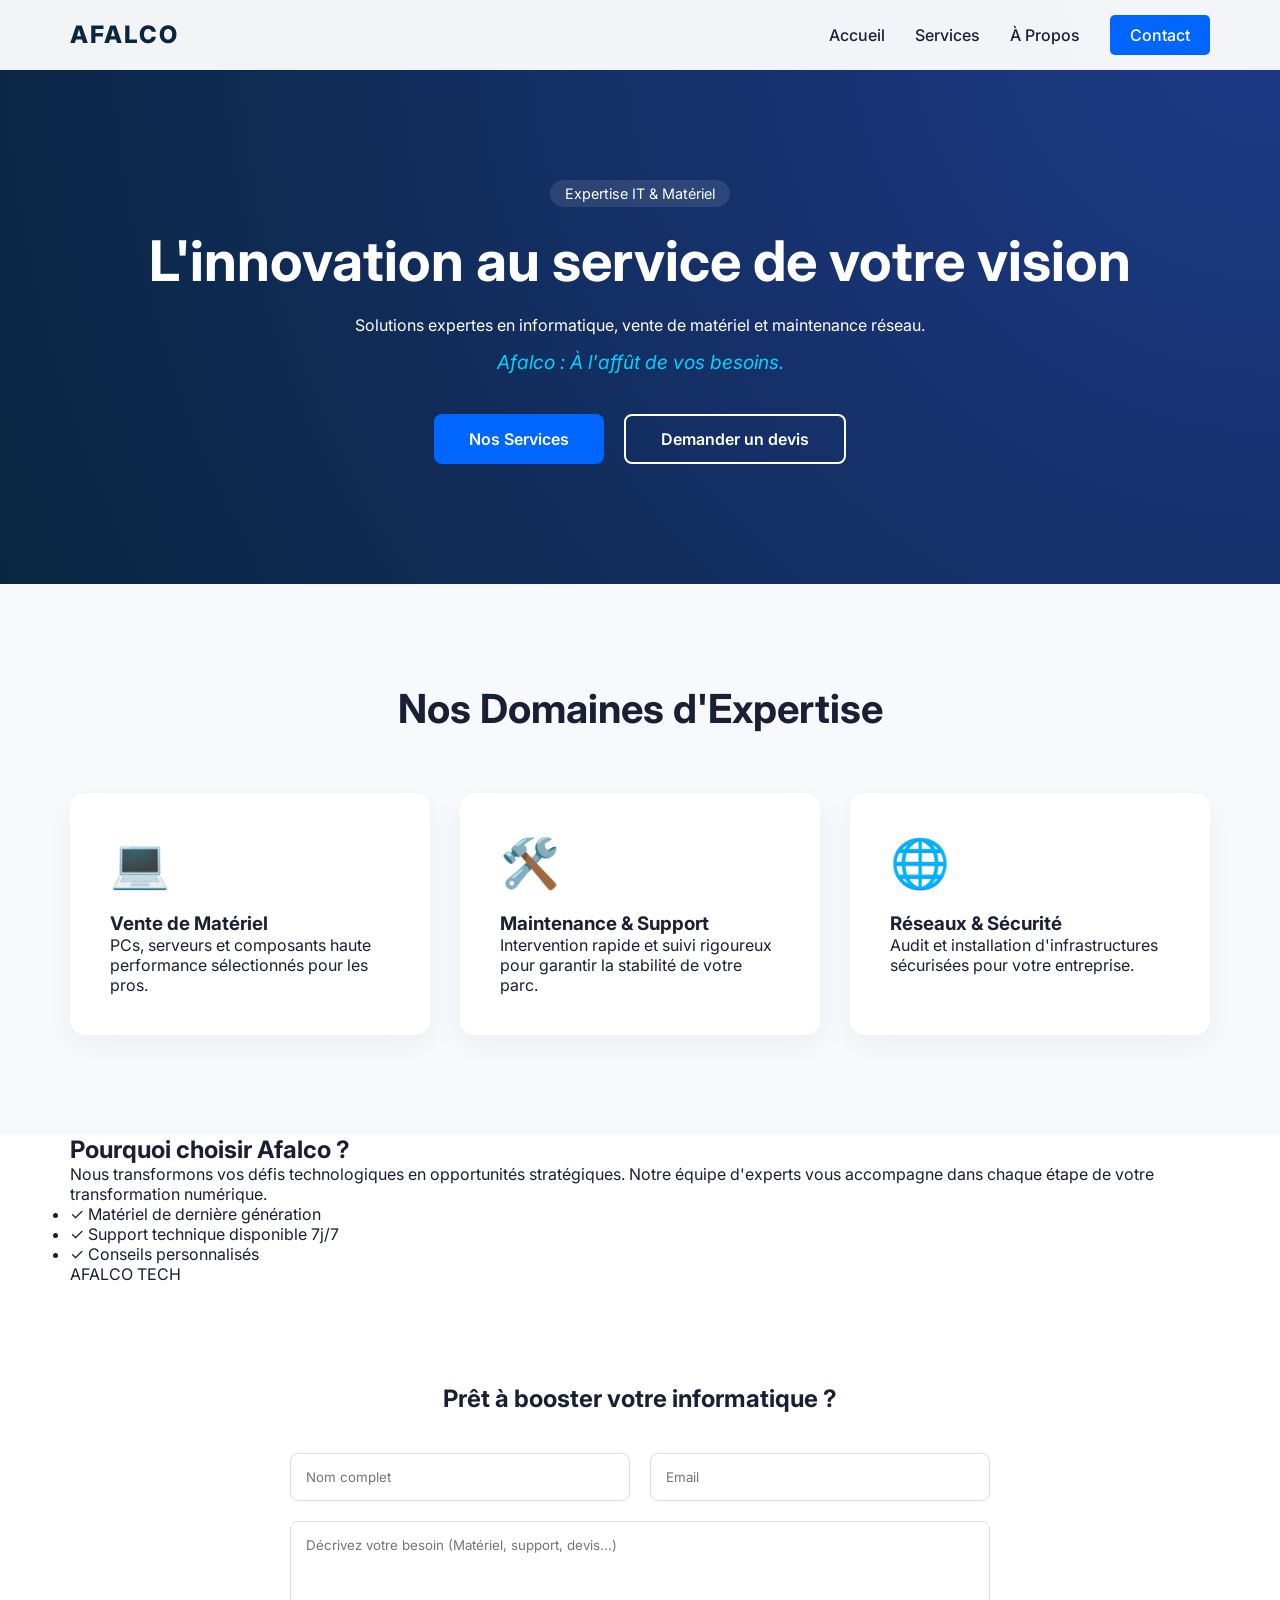
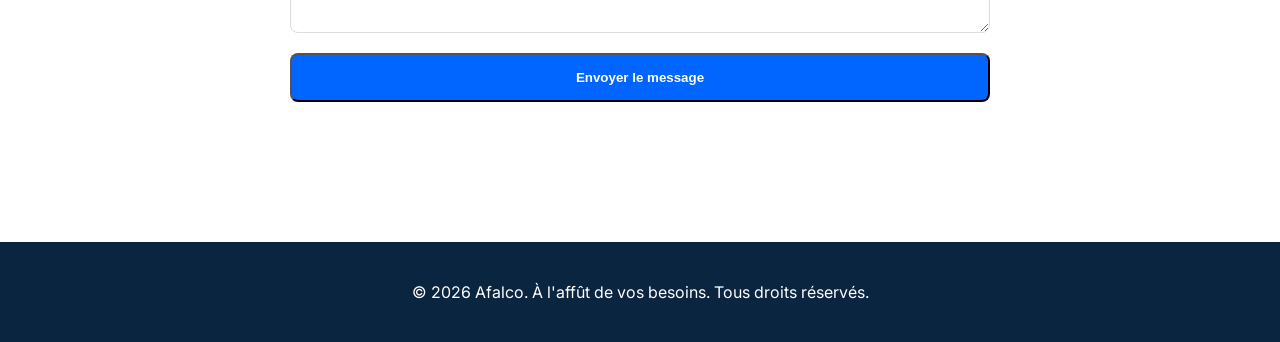
<file: index.html>
<!DOCTYPE html>
<html lang="fr">
<head>
    <meta charset="UTF-8">
    <meta name="viewport" content="width=device-width, initial-scale=1.0">
    <title>Afalco | Solutions Informatiques & Performance</title>
    <link rel="stylesheet" href="style.css">
    <link href="https://fonts.googleapis.com/css2?family=Inter:wght@300;400;600;700&display=swap" rel="stylesheet">
</head>
<body>

<header class="navbar">
    <div class="container">
        <a href="#" class="logo">AFALCO</a>
        <nav>
            <ul class="nav-links">
                <li><a href="#hero">Accueil</a></li>
                <li><a href="#services">Services</a></li>
                <li><a href="#propos">À Propos</a></li>
                <li><a href="#contact" class="btn-contact">Contact</a></li>
            </ul>
        </nav>
    </div>
</header>

<main>
    <section id="hero" class="hero-section">
        <div class="container">
            <span class="badge">Expertise IT & Matériel</span>
            <h1>L'innovation au service de votre vision</h1>
            <p>Solutions expertes en informatique, vente de matériel et maintenance réseau.</p>
            <p class="slogan-hero"><em>Afalco : À l'affût de vos besoins.</em></p>
            <div class="hero-btns">
                <a href="#services" class="cta-main">Nos Services</a>
                <a href="#contact" class="cta-secondary">Demander un devis</a>
            </div>
        </div>
    </section>

    <section id="services" class="services-section">
        <div class="container">
            <h2 class="section-title">Nos Domaines d'Expertise</h2>
            <div class="grid">
                <div class="card">
                    <div class="icon-box">💻</div>
                    <h3>Vente de Matériel</h3>
                    <p>PCs, serveurs et composants haute performance sélectionnés pour les pros.</p>
                </div>
                <div class="card">
                    <div class="icon-box">🛠️</div>
                    <h3>Maintenance & Support</h3>
                    <p>Intervention rapide et suivi rigoureux pour garantir la stabilité de votre parc.</p>
                </div>
                <div class="card">
                    <div class="icon-box">🌐</div>
                    <h3>Réseaux & Sécurité</h3>
                    <p>Audit et installation d'infrastructures sécurisées pour votre entreprise.</p>
                </div>
            </div>
        </div>
    </section>

    <section id="propos" class="about-section">
        <div class="container flex-about">
            <div class="about-text">
                <h2>Pourquoi choisir Afalco ?</h2>
                <p>Nous transformons vos défis technologiques en opportunités stratégiques. Notre équipe d'experts vous accompagne dans chaque étape de votre transformation numérique.</p>
                <ul class="check-list">
                    <li>✓ Matériel de dernière génération</li>
                    <li>✓ Support technique disponible 7j/7</li>
                    <li>✓ Conseils personnalisés</li>
                </ul>
            </div>
            <div class="about-image">
                <div class="image-placeholder">AFALCO TECH</div>
            </div>
        </div>
    </section>

    <section id="contact" class="contact-section">
        <div class="container">
            <h2>Prêt à booster votre informatique ?</h2>
            <form class="contact-form">
                <div class="form-group">
                    <input type="text" placeholder="Nom complet" required>
                    <input type="email" placeholder="Email" required>
                </div>
                <textarea placeholder="Décrivez votre besoin (Matériel, support, devis...)" rows="5" required></textarea>
                <button type="submit" class="cta-main">Envoyer le message</button>
            </form>
        </div>
    </section>
</main>

<footer>
    <div class="container">
        <p>&copy; 2026 Afalco. À l'affût de vos besoins. Tous droits réservés.</p>
    </div>
</footer>

<script src="main.js"></script>
</body>
</html>
</file>
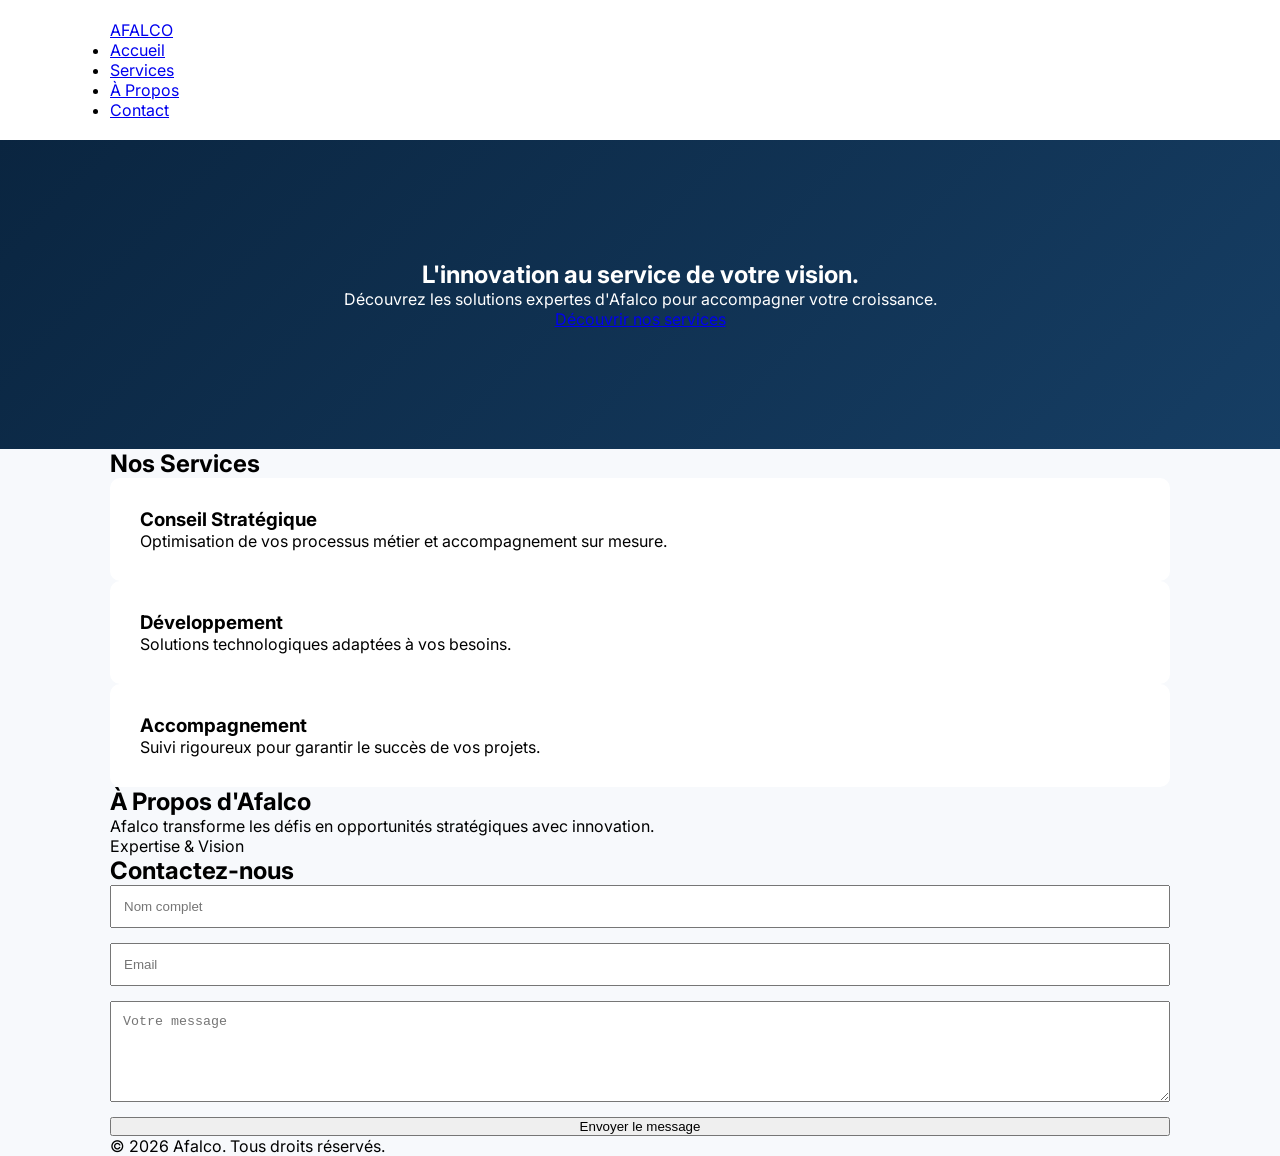
<file: .taubyte/index.html>
<!DOCTYPE html>
<html lang="fr">
<head>
    <meta charset="UTF-8">
    <meta name="viewport" content="width=device-width, initial-scale=1.0">
    <title>Afalco | Excellence et Innovation</title>

    <link rel="stylesheet" href="style.css">
    <link href="https://fonts.googleapis.com/css2?family=Inter:wght@300;400;700&display=swap" rel="stylesheet">
</head>
<body>

<header class="navbar">
    <div class="container">
        <a href="#" class="logo">AFALCO</a>
        <nav>
            <ul class="nav-links">
                <li><a href="#hero">Accueil</a></li>
                <li><a href="#services">Services</a></li>
                <li><a href="#propos">À Propos</a></li>
                <li><a href="#contact" class="btn-contact">Contact</a></li>
            </ul>
        </nav>
    </div>
</header>

<main>
    <section id="hero" class="hero-section">
        <div class="container">
            <h1>L'innovation au service de votre vision.</h1>
            <p>Découvrez les solutions expertes d'Afalco pour accompagner votre croissance.</p>
            <a href="#services" class="cta-main">Découvrir nos services</a>
        </div>
    </section>

    <section id="services" class="services-section">
        <div class="container">
            <h2 class="section-title">Nos Services</h2>
            <div class="grid">
                <div class="card">
                    <h3>Conseil Stratégique</h3>
                    <p>Optimisation de vos processus métier et accompagnement sur mesure.</p>
                </div>
                <div class="card">
                    <h3>Développement</h3>
                    <p>Solutions technologiques adaptées à vos besoins.</p>
                </div>
                <div class="card">
                    <h3>Accompagnement</h3>
                    <p>Suivi rigoureux pour garantir le succès de vos projets.</p>
                </div>
            </div>
        </div>
    </section>

    <section id="propos" class="about-section">
        <div class="container flex-about">
            <div class="about-text">
                <h2>À Propos d'Afalco</h2>
                <p>Afalco transforme les défis en opportunités stratégiques avec innovation.</p>
            </div>
            <div class="about-image">
                <div class="image-placeholder">Expertise & Vision</div>
            </div>
        </div>
    </section>

    <section id="contact" class="contact-section">
        <div class="container">
            <h2>Contactez-nous</h2>
            <form class="contact-form">
                <input type="text" placeholder="Nom complet" required>
                <input type="email" placeholder="Email" required>
                <textarea placeholder="Votre message" rows="5" required></textarea>
                <button type="submit" class="cta-main">Envoyer le message</button>
            </form>
        </div>
    </section>
</main>

<footer>
    <div class="container">
        <p>&copy; 2026 Afalco. Tous droits réservés.</p>
    </div>
</footer>

<!-- IMPORTANT -->
<script src="main.js"></script>

</body>
</html>
</file>
<file: style.css>
:root {
    --primary: #0066ff;
    --dark: #0a2540;
    --accent: #00d4ff;
    --light: #f7f9fc;
    --text: #1a1f36;
    --transition: all 0.4s cubic-bezier(0.165, 0.84, 0.44, 1);
}

* { margin: 0; padding: 0; box-sizing: border-box; }

body {
    font-family: 'Inter', sans-serif;
    color: var(--text);
    background-color: white;
    overflow-x: hidden;
}

.container { max-width: 1200px; margin: auto; padding: 0 30px; }

/* Navbar */
.navbar {
    background: rgba(255, 255, 255, 0.95);
    padding: 20px 0;
    position: fixed;
    width: 100%;
    top: 0;
    z-index: 1000;
    border-bottom: 1px solid #eee;
}

.navbar .container { display: flex; justify-content: space-between; align-items: center; }

.logo { font-weight: 800; font-size: 1.5rem; color: var(--dark); text-decoration: none; letter-spacing: 2px; }

.nav-links { display: flex; list-style: none; align-items: center; gap: 30px; }

.nav-links a { text-decoration: none; color: var(--text); font-weight: 500; transition: 0.3s; }

.nav-links a:hover { color: var(--primary); }

.btn-contact { background: var(--primary); color: white !important; padding: 10px 20px; border-radius: 5px; }

/* Hero */
.hero-section {
    background: radial-gradient(circle at top right, #1e3a8a, #0a2540);
    color: white;
    padding: 180px 0 120px;
    text-align: center;
}

.badge { background: rgba(255,255,255,0.1); padding: 5px 15px; border-radius: 20px; font-size: 0.9rem; margin-bottom: 20px; display: inline-block; }

.hero-section h1 { font-size: 3.5rem; margin-bottom: 20px; font-weight: 700; }

.slogan-hero { margin-top: 15px; color: var(--accent); font-size: 1.2rem; }

.hero-btns { margin-top: 40px; display: flex; justify-content: center; gap: 20px; }

.cta-main { background: var(--primary); color: white; padding: 15px 35px; border-radius: 8px; text-decoration: none; font-weight: 600; transition: var(--transition); }

.cta-secondary { border: 2px solid white; color: white; padding: 13px 35px; border-radius: 8px; text-decoration: none; font-weight: 600; }

/* Services */
.services-section { padding: 100px 0; background: var(--light); }

.section-title { text-align: center; margin-bottom: 60px; font-size: 2.5rem; }

.grid { display: grid; grid-template-columns: repeat(auto-fit, minmax(300px, 1fr)); gap: 30px; }

.card {
    background: white;
    padding: 40px;
    border-radius: 15px;
    box-shadow: 0 10px 30px rgba(0,0,0,0.05);
    transition: var(--transition);
    opacity: 0; transform: translateY(30px);
}

.card.active { opacity: 1; transform: translateY(0); }

.card:hover { transform: translateY(-10px); box-shadow: 0 20px 40px rgba(0,0,0,0.1); }

.icon-box { font-size: 3rem; margin-bottom: 20px; }

/* Formulaire */
.contact-section { padding: 100px 0; text-align: center; }

.contact-form { max-width: 700px; margin: 40px auto; display: flex; flex-direction: column; gap: 20px; }

.form-group { display: flex; gap: 20px; }

.contact-form input, .contact-form textarea { padding: 15px; border: 1px solid #ddd; border-radius: 8px; width: 100%; font-family: inherit; }

/* Footer */
footer { background: var(--dark); color: white; padding: 40px 0; text-align: center; }
</file>
<file: .taubyte/style.css>
:root {
    --primary-color: #0a2540;
    --accent-color: #00d4ff;
    --text-dark: #1a1f36;
    --text-light: #ffffff;
    --bg-light: #f7f9fc;
    --transition: all 0.3s ease;
}

* {
    margin: 0;
    padding: 0;
    box-sizing: border-box;
}

body {
    font-family: 'Inter', sans-serif;
    background-color: var(--bg-light);
}

.container {
    max-width: 1100px;
    margin: auto;
    padding: 0 20px;
}

/* Navbar */
.navbar {
    background: white;
    padding: 20px 0;
    position: sticky;
    top: 0;
    transition: 0.3s;
}

/* Hero */
.hero-section {
    background: linear-gradient(135deg, #0a2540, #163e64);
    color: white;
    padding: 120px 0;
    text-align: center;
}

/* Cards */
.card {
    background: white;
    padding: 30px;
    border-radius: 10px;
    transition: 0.3s;

    opacity: 0;
    transform: translateY(30px);
}

/* Animation */
.active {
    opacity: 1;
    transform: translateY(0);
}

/* Contact */
.contact-form {
    display: flex;
    flex-direction: column;
    gap: 15px;
}

.contact-form input,
.contact-form textarea {
    padding: 12px;
}
</file>
